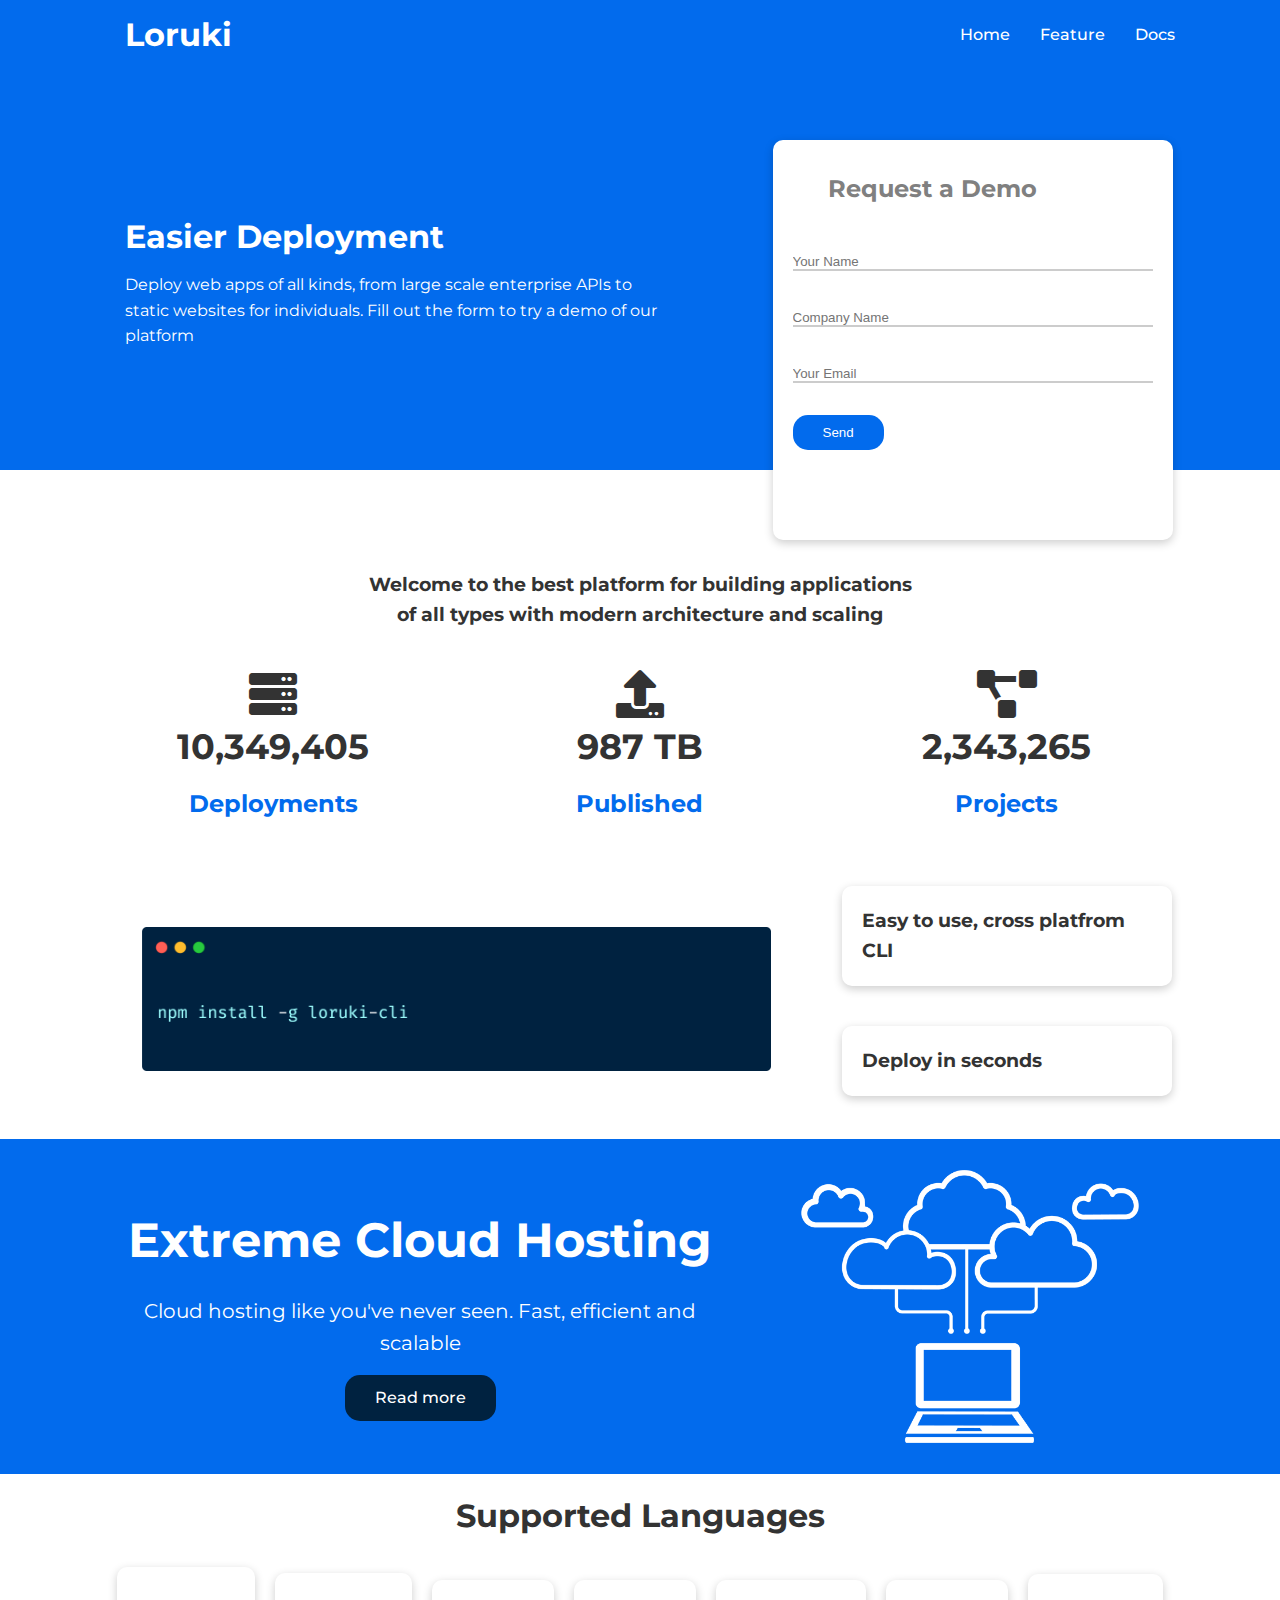
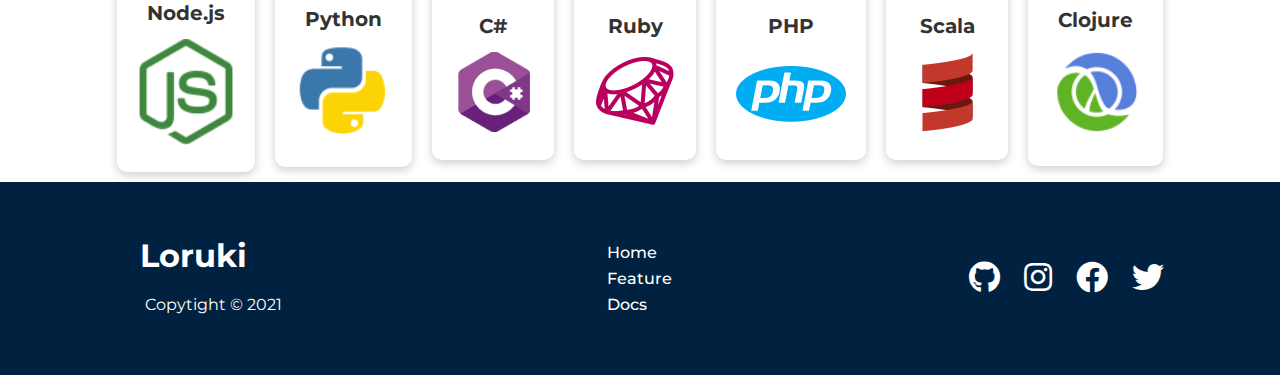
<file: index.html>
<!DOCTYPE html>
<html lang="en">
<head>
    <meta charset="UTF-8">
    <meta http-equiv="X-UA-Compatible" content="IE=edge">
    <meta name="viewport" content="width=device-width, initial-scale=1.0">
    <link rel="stylesheet" href="css/style.css" />
    <link rel="stylesheet" href="css/utilities.css" />
    <link rel="stylesheet" href="https://cdnjs.cloudflare.com/ajax/libs/font-awesome/5.15.4/css/all.min.css" integrity="sha512-1ycn6IcaQQ40/MKBW2W4Rhis/DbILU74C1vSrLJxCq57o941Ym01SwNsOMqvEBFlcgUa6xLiPY/NS5R+E6ztJQ==" crossorigin="anonymous" referrerpolicy="no-referrer" />
    <title>Loruki</title>
</head>
<body>
    <!-- Navbar-->
    <div class="navbar">
        <div class="container flex">
            <h1 class="logo">Loruki</h1>
            <nav>
                <ul>
                    <li><a href="index.html">Home</a></li>
                    <li><a href="feature.html">Feature</a></li>
                    <li><a href="docs.html">Docs</a></li>
                </ul>
            </nav>
        </div>
    </div>
    <!-- Showcase -->
    <section>
        <div class="showcase">
        <div class="container grid">
            <div class="showcase-text">
                <h1>Easier Deployment</h1>
                <p>Deploy web apps of all kinds, from large scale enterprise APIs to static websites for individuals. Fill out the form to try a demo of our platform</p>

            </div>
            <div class="showcase-form card">
                <h2>Request a Demo</h2>
               <form name="contact" netlify-honeypot="bot-field" method="POST" data-netlify="true">
                    <input type="hidden" name="form-name" value="contact">
                    <p class="hidden">
                        <label>Don’t fill this out if you're human: <input name="bot-field" /></label>
                      </p>
                    <div class="form-control">
                        <input type='text' name='name' placeholder="Your Name" /> 
                    </div>
                     <div class="form-control">
                        <input type='text' name='company' placeholder="Company Name" />
                    </div>
                     <div class="form-control">
                        <input type='email' name='email' placeholder="Your Email" />
                    </div>
                    <input type="submit" value="Send" class='btn btn-primary' />
                </form>
            </div>
        </div>
    </div>
    </section>

    <!--State-->
    <section class="states">
        <div class="container">
            
            <h3 class="states-heading text-center">
                Welcome to the best platform for building applications of all types with modern architecture and scaling
            </h3>
            <div class="grid grid-3 text-center my-4">
                <div>
                    <i class="fas fa-server fa-3x"></i>
                    <h3>10,349,405</h3>
                    <p class="text-secondary">Deployments</p>
                </div>
                <div>
                    <i class="fas fa-upload fa-3x"></i>
                    <h3>987 TB</h3>
                    <p class="text-secondary">Published</p>
                </div>
                <div>
                    <i class="fas fa-project-diagram fa-3x"></i>
                    <h3>2,343,265</h3>
                    <p class="text-secondary">Projects</p>
                </div>
            </div>
        </div>
    </section>

    <!-- CLI -->
    <section class="cli">
        <div class="container grid">
            <img src="images/cli.png" alt="">
            <div class="card">
            <h3>Easy to use, cross platfrom CLI</h3>
        </div>
        <div class="card">
            <h3>Deploy in seconds</h3>
        </div>
        </div>
    </section>

    <!--Cloud-->

    <section class="cloud bg-primary my-1 py-1">
        <div class="container grid">
            <div class="text-center">
                <h2 class="lg">Extreme Cloud Hosting</h2>
                <p class="lead my-1">Cloud hosting like you've never seen. Fast, efficient and scalable</p>
                <a href="feature.html" class="btn btn-dark">Read more</a>
            </div>
            <img src="images/cloud.png" alt="">
        </div>
    </section>

    <!--Languages-->

    <section class="languages">
        <h1 class="md text-center my-1">Supported Languages</h1>
        <div class="container flex">
             <div class="card">
                <h4>Node.js</h4>
                <img src="images/logos/node.png" alt="">
            </div>
            <div class="card">
                <h4>Python</h4>
                <img src="images/logos/python.png" alt="">
              </div>
              <div class="card">
                <h4>C#</h4>
                <img src="images/logos/csharp.png" alt="">
              </div>
              <div class="card">
                <h4>Ruby</h4>
                <img src="images/logos/ruby.png" alt="">
              </div>
              <div class="card">
                <h4>PHP</h4>
                <img src="images/logos/php.png" alt="">
              </div>
              <div class="card">
                <h4>Scala</h4>
                <img src="images/logos/scala.png" alt="">
              </div>
              <div class="card">
                <h4>Clojure</h4>
                <img src="images/logos/clojure.png" alt="">
              </div>
        </div>
    </section>

    <!--Footer-->
    <footer class="footer">
        <div class="container grid grid-3 bg-dark py-5">
            <div>
                <h1>Loruki</h1>
                <p>Copytight &copy; 2021</p>
            </div>
            <nav>
                <ul>
                    <li><a href="index.html">Home</a></li>
                    <li><a href="feature.html">Feature</a></li>
                    <li><a href="docs.html">Docs</a></li>
                </ul>
            </nav>
            <div class="social">
                <a href="#"><i class="fab fa-github fa-2x"></i></a>
                <a href="https://www.instagram.com/os.9g/"><i class="fab fa-instagram fa-2x"></i></a>
                <a href="#"><i class="fab fa-facebook fa-2x"></i></a>
                <a href="#"><i class="fab fa-twitter fa-2x"></i></a>
            </div>
        </div>
    </footer>
    
</body>
</html>
</file>
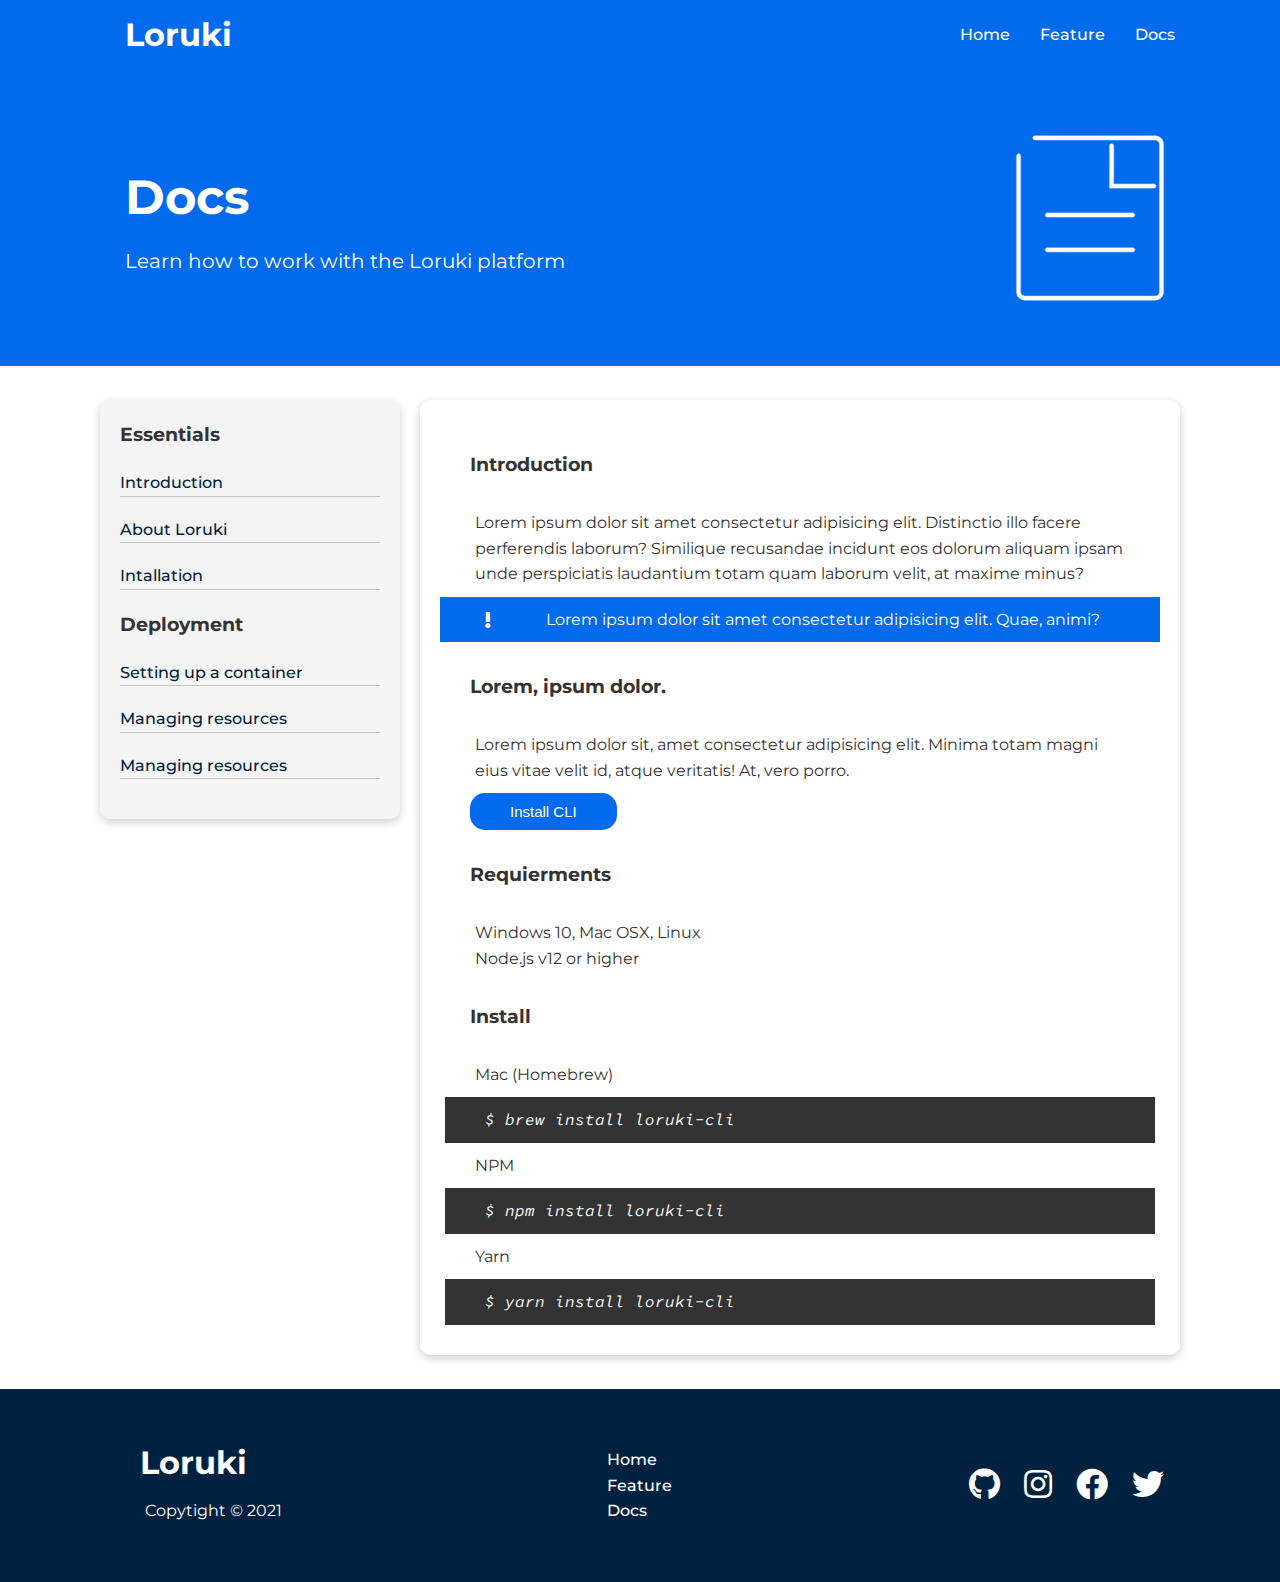
<file: docs.html>
<!DOCTYPE html>
<html lang="en">
<head>
    <meta charset="UTF-8">
    <meta http-equiv="X-UA-Compatible" content="IE=edge">
    <meta name="viewport" content="width=device-width, initial-scale=1.0">
    <link rel="stylesheet" href="css/style.css" />
    <link rel="stylesheet" href="css/utilities.css" />
    <link rel="stylesheet" href="https://cdnjs.cloudflare.com/ajax/libs/font-awesome/5.15.4/css/all.min.css" integrity="sha512-1ycn6IcaQQ40/MKBW2W4Rhis/DbILU74C1vSrLJxCq57o941Ym01SwNsOMqvEBFlcgUa6xLiPY/NS5R+E6ztJQ==" crossorigin="anonymous" referrerpolicy="no-referrer" />
    <title>Loruki</title>
</head>
<body>
    <!-- Navbar-->
    <div class="navbar">
        <div class="container flex">
            <h1 class="logo">Loruki</h1>
            <nav>
                <ul>
                    <li><a href="index.html">Home</a></li>
                    <li><a href="feature.html">Feature</a></li>
                    <li><a href="docs.html">Docs</a></li>
                </ul>
            </nav>
        </div>
    </div>
  <!--Showcase-->
    <section class="docs-showcase bg-primary py-5">
        <div class="container grid">
            <div>
                <h1 class="lg">Docs</h1>
                <p class='lead'>Learn how to work with the Loruki platform</p>
            </div>
            <img src="images/docs.png" alt="">
        </div>
    </section>

     <!--.INFO-->
     <section class="info py-2">
         <div class="container grid">
             <div class="side-nav">
                 <div class="card bg-light">
                     <h3>Essentials</h3>
                     <ul>
                         <a href="#"><li>Introduction</li></a>
                         <a href=""><li>About Loruki</li></a>
                         <a href=""><li>Intallation</li></a>
                     </ul>
                     <h3>Deployment</h3>
                     <ul>
                         <a href="#"><li>Setting up a container</li></a>
                         <a href="#"><li>Managing resources</li></a>
                        <a href="#"><li>Managing resources</li></a> 
                     </ul>
                 </div>
             </div>

             <div class="instraction">
                 <div class="card">
                     <h3>Introduction</h3>
                    <p class="">Lorem ipsum dolor sit amet consectetur adipisicing elit. Distinctio illo facere perferendis laborum? Similique recusandae incidunt eos dolorum aliquam ipsam unde perspiciatis laudantium totam quam laborum velit, at maxime minus?</p>
                    <div class="flex">
                        <i class="fas fa-exclamation"></i>
                        <p class=""> Lorem ipsum dolor sit amet consectetur adipisicing elit. Quae, animi?</p>
                    </div>
                    <h3>Lorem, ipsum dolor.</h3>
                    <p>Lorem ipsum dolor sit, amet consectetur adipisicing elit. Minima totam magni eius vitae velit id, atque veritatis! At, vero porro.</p>
                    <input type="button" class='btn btn-primary' value="Install CLI">
                    <h3>Requierments</h3>
                    <p>Windows 10, Mac OSX, Linux <br>
                        Node.js v12 or higher</p>
                    <h3>Install</h3>

                    <p>Mac (Homebrew)</p>
                    <p class="sm code">$ brew install loruki-cli</p>   

                    <p>NPM</p>
                    <p class="sm code">$ npm install loruki-cli</p>    

                    <p>Yarn</p>
                    <p class="sm code">$ yarn install loruki-cli</p>    
                 </div>
                
             </div>


         </div>
     </section>
    <!--Footer-->
    <footer class="footer">
        <div class="container grid grid-3 bg-dark py-5">
            <div>
                <h1>Loruki</h1>
                <p>Copytight &copy; 2021</p>
            </div>
            <nav>
                <ul>
                    <li><a href="index.html">Home</a></li>
                    <li><a href="feature.html">Feature</a></li>
                    <li><a href="docs.html">Docs</a></li>
                </ul>
            </nav>
            <div class="social">
                <a href="#"><i class="fab fa-github fa-2x"></i></a>
                <a href="#"><i class="fab fa-instagram fa-2x"></i></a>
                <a href="#"><i class="fab fa-facebook fa-2x"></i></a>
                <a href="#"><i class="fab fa-twitter fa-2x"></i></a>
            </div>
        </div>
    </footer>
    
</body>
</html>
</file>
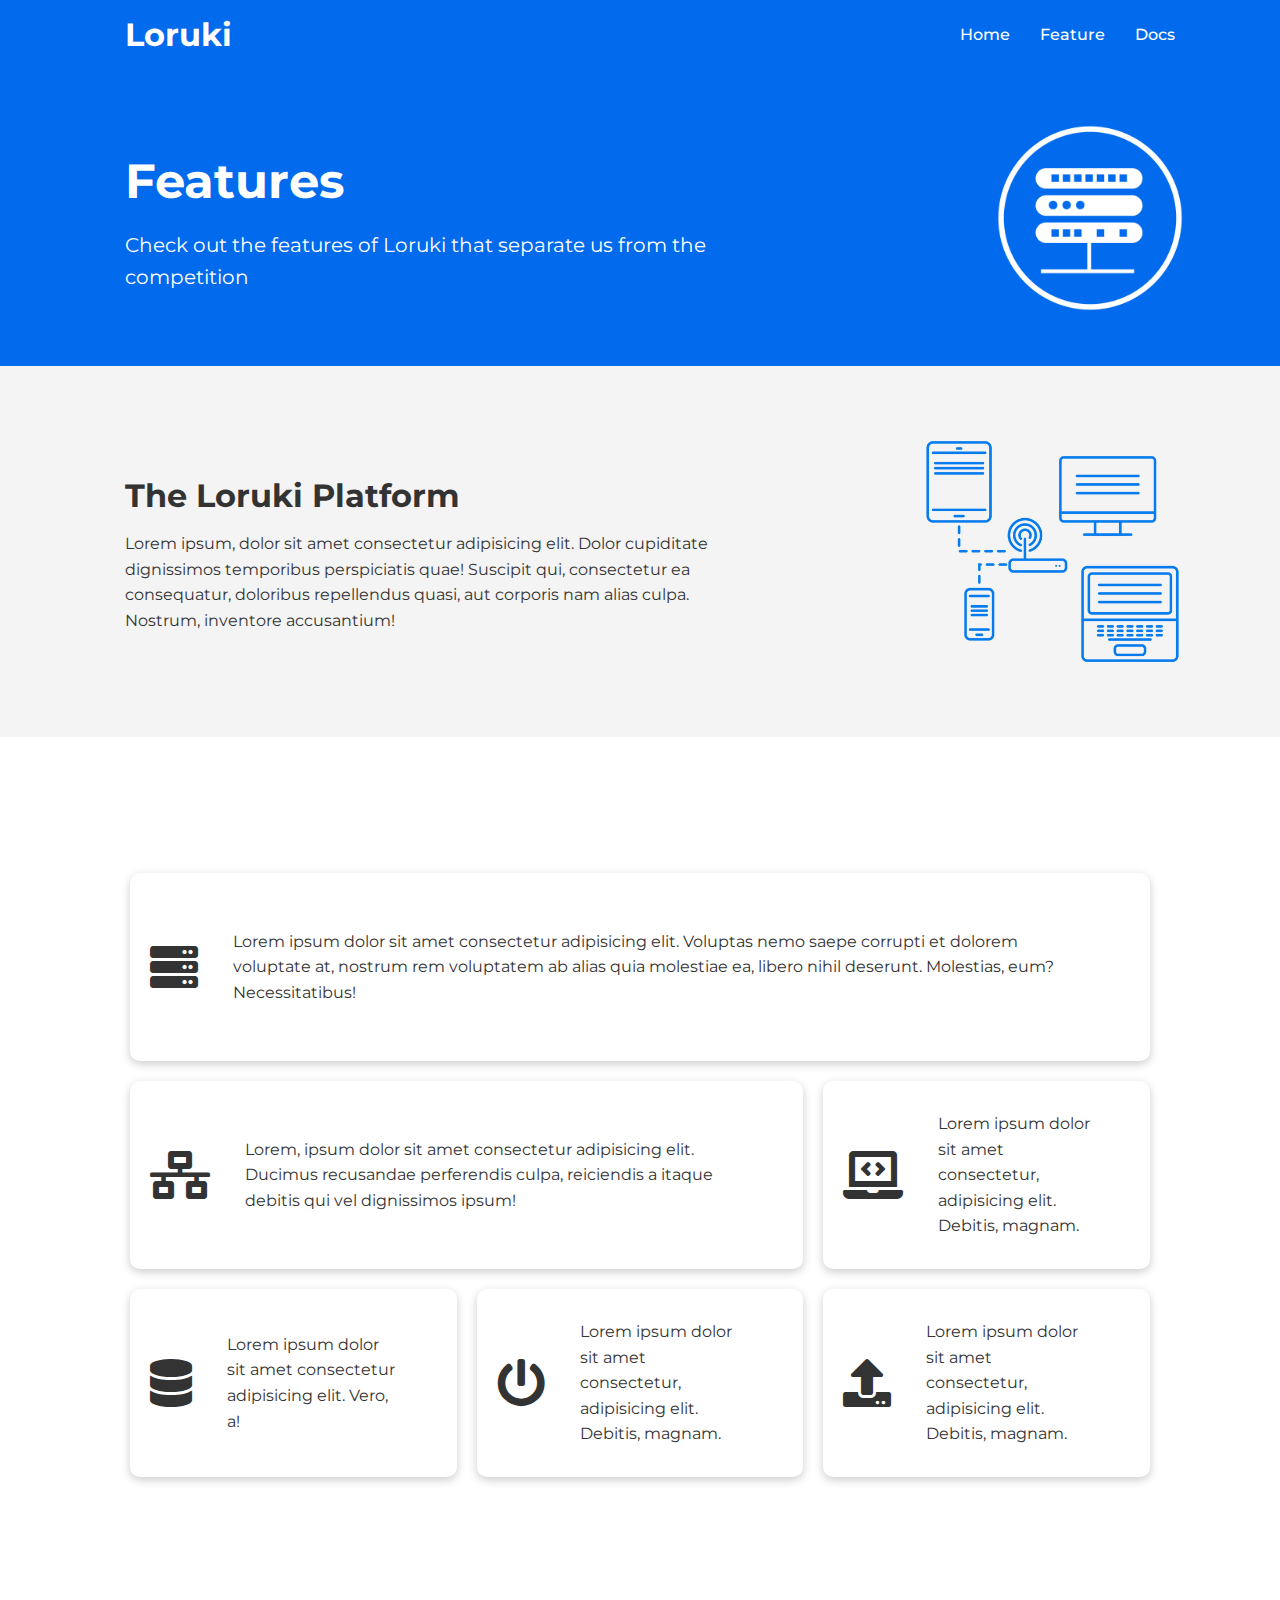
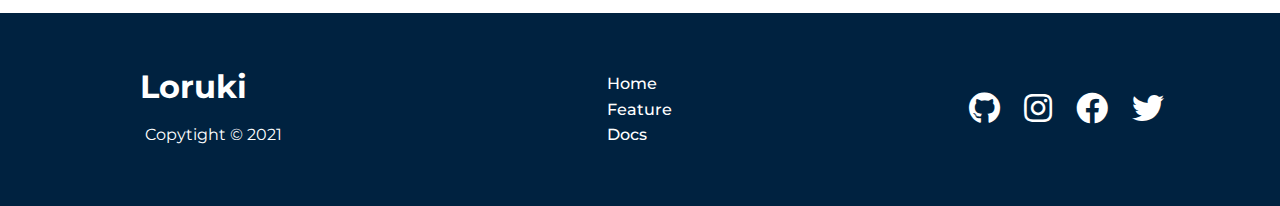
<file: feature.html>
<!DOCTYPE html>
<html lang="en">
<head>
    <meta charset="UTF-8">
    <meta http-equiv="X-UA-Compatible" content="IE=edge">
    <meta name="viewport" content="width=device-width, initial-scale=1.0">
    <link rel="stylesheet" href="css/style.css" />
    <link rel="stylesheet" href="css/utilities.css" />
    <link rel="stylesheet" href="https://cdnjs.cloudflare.com/ajax/libs/font-awesome/5.15.4/css/all.min.css" integrity="sha512-1ycn6IcaQQ40/MKBW2W4Rhis/DbILU74C1vSrLJxCq57o941Ym01SwNsOMqvEBFlcgUa6xLiPY/NS5R+E6ztJQ==" crossorigin="anonymous" referrerpolicy="no-referrer" />
    <title>Loruki</title>
</head>
<body>
    <!-- Navbar-->
    <div class="navbar">
        <div class="container flex">
            <h1 class="logo">Loruki</h1>
            <nav>
                <ul>
                    <li><a href="index.html">Home</a></li>
                    <li><a href="feature.html">Feature</a></li>
                    <li><a href="docs.html">Docs</a></li>
                </ul>
            </nav>
        </div>
    </div>
    
    <!--showcase-->

    <section class="feature-showcase bg-primary py-5">
        <div class="container grid">
            <div class="feature-text">
                <h1 class="lg">Features</h1>
                <p class='lead'>Check out the features of Loruki that separate us from the competition</p>
            </div>
        
                 <img src="images/server.png" alt="">
            
        </div>
    </section>

    <!-- Feature Sub head -->

    <section class="feature-subhead bg-light p-5">
        <div class="container grid">
            <div >
                <h2 class="md subhead-text">The Loruki Platform</h2>
                <p class='subhead-text'>Lorem ipsum, dolor sit amet consectetur adipisicing elit. Dolor cupiditate dignissimos temporibus perspiciatis quae! Suscipit qui, consectetur ea consequatur, doloribus repellendus quasi, aut corporis nam alias culpa. Nostrum, inventore accusantium!</p>
            </div>
            <img src="images/server2.png" alt="">
        </div>

    </section>

    <!--Feature disception-->

    <section class="decreption my-5 py-5">
        <div class="container grid grid-3">
            <div class="card flex one">
                <i class="fas fa-server fa-3x"></i>
                <p>Lorem ipsum dolor sit amet consectetur adipisicing elit. Voluptas nemo saepe corrupti et dolorem voluptate at, nostrum rem voluptatem ab alias quia molestiae ea, libero nihil deserunt. Molestias, eum? Necessitatibus!</p>
            </div>
            <div class="card flex two">
                <i class="fas fa-network-wired fa-3x"></i>
                <p>Lorem, ipsum dolor sit amet consectetur adipisicing elit. Ducimus recusandae perferendis culpa, reiciendis a itaque debitis qui vel dignissimos ipsum!</p>
            </div>
            <div class="card flex three">
                <i class="fas fa-laptop-code fa-3x"></i>
                <p>Lorem ipsum dolor sit amet consectetur, adipisicing elit. Debitis, magnam.</p>
            </div>
            <div class="card flex four">
                <i class="fas fa-database fa-3x"></i>
                <p>Lorem ipsum dolor sit amet consectetur adipisicing elit. Vero, a!</p>
            </div>
            <div class="card flex five">
                <i class="fas fa-power-off fa-3x"></i>
                <p>Lorem ipsum dolor sit amet consectetur, adipisicing elit. Debitis, magnam.</p>
            </div>
            <div class="card flex sex">
                <i class="fas fa-upload fa-3x"></i>
                <p>Lorem ipsum dolor sit amet consectetur, adipisicing elit. Debitis, magnam.</p>
            </div>
            

        </div>
    </section>



    <!--Footer-->
    <footer class="footer">
        <div class="container grid grid-3 bg-dark py-5">
            <div>
                <h1>Loruki</h1>
                <p>Copytight &copy; 2021</p>
            </div>
            <nav>
                <ul>
                    <li><a href="index.html">Home</a></li>
                    <li><a href="feature.html">Feature</a></li>
                    <li><a href="docs.html">Docs</a></li>
                </ul>
            </nav>
            <div class="social">
                <a href="#"><i class="fab fa-github fa-2x"></i></a>
                <a href="#"><i class="fab fa-instagram fa-2x"></i></a>
                <a href="#"><i class="fab fa-facebook fa-2x"></i></a>
                <a href="#"><i class="fab fa-twitter fa-2x"></i></a>
            </div>
        </div>
    </footer>
    
</body>
</html>
</file>
<file: css/style.css>
@import url('https://fonts.googleapis.com/css2?family=Montserrat:wght@200;400&display=swap');
@import url('https://fonts.googleapis.com/css2?family=Source+Code+Pro:wght@200&display=swap');
:root{
    --primary-color : #026BED;
    --secondary-color : #1c3fa8 ;
    --dark-color : #002240 ;
    --light-color  : #F4F4F4;
    
}
*{
    box-sizing: border-box;
    padding: 0;
    margin: 0;
}
body{
    font-family: 'Montserrat' , sans-serif;
    line-height: 1.6;
    color: #333;
}   
ul {
    list-style-type: none;
}
a{
    text-decoration: none;
    color: #333;
    font-weight: 500;
}
p{
    margin: 10px 0;
}
img{
    width: 100%;
}
/* Navbar */
.navbar h1{
    margin: 10px 5px;
    padding: 0 30px;
}
.navbar{
background-color: var(--primary-color);
color: white;
height: 70px;
width: 100%;
}

.navbar .flex{
    justify-content: space-between;
}
.navbar a{
    color: #fff;
    padding: 10px;
    margin: 5px;
}
.navbar a:hover{
    border-bottom: 2px #fff solid;
}
.navbar ul{
    
    display: flex;
}
.hidden {
    visibility: hidden;
    height: 0;
}
/* showcase */
.showcase{
    height: 400px;
    
    background-color: var(--primary-color);
    color: #fff;
}
.showcase-text h1, .showcase-text p{
    margin: 10px 5px;
    padding: 0 30px;
}
.showcase .grid {
    overflow:visible;
    grid-template-columns: 55% 45%;
    gap: 30px;
}

.showcase-form{
    position: relative;
    color: gray;
    top: 60px ;
    height: 400px;
    width: 400px ;
    padding: 40px;
}
.showcase-form .form-control {
    margin: 30px 0;
}
.showcase-form input[type='text'],
.showcase-form input[type='email']{
    width: 100%;
    border: none;
    border-bottom: 2px rgba(0 , 0 , 0 , 0.2) solid;
}
.showcase-form input:focus {
    outline: none;
}
/* states */
.states {
    padding-top: 100px;
}

.states-heading{
max-width: 550px;
    margin: auto;
}

.states .grid h3{
    font-size: 35px;
}
.states .grid-3 p{
    color: var(--primary-color);
}

.states .grid p {
    font-size: 24px;
    font-weight: bold;
}

/* CLI */

.cli .grid{
    grid-template-columns: repeat(3, 1fr);
    grid-template-rows: repeat(2 , 1fr);
}

.cli .grid img{
    grid-column: 1 / span 2;
    grid-row: 1 / span 2;
}
.cli .card {
    width: 90%;
    
}

/* Cloud */ 

.cloud .grid {
    grid-template-columns: 3fr 2fr;
}

/* Languages */
.languages .flex{
    flex-wrap: wrap;
}
.languages .card {
    text-align: center;
    transition: transform 0.2s ease-in;

}
.languages .card h4{
    font-size: 20px;
    margin: 10px;
}
.languages .card:hover{
    transform: translateY(-15px);
}
/* Footer */

.footer .container {
    max-width: 100%;
}
.footer h1{
    padding-left: 30px;
}

.social a {
    margin: 0 10px;
}
.social i{
    transition: transform 0.2s ease-in;
}
.social i:hover{
    transform: translateY(-5px);
}

/* Feature */

/* Feature shoecase */

.feature-showcase img{
    width: 200px;
   justify-self: flex-end;
}
.feature-showcase h1,h2, p{
    margin: 10px 5px;
    padding: 0 30px;
}
.feature-showcase .grid {
    grid-template-columns: 3fr 2fr;
}

/* feature subhead */
.feature-subhead{
    padding : 30px
}
.feature-subhead .grid {
    grid-template-columns: 3fr 2fr;
}
.feature-subhead img{
    width: 275px;
    justify-self: flex-end;
}

/* fature discrebtion */
.decreption .grid{
    padding: 30px;
    align-items: unset;
    grid-template-columns: repeat(3, 1fr);
    grid-template-rows: repeat(3 , 1fr);
}

.decreption  .card {
    height: auto;
    transition: transform 0.2s ease-in;
}
.decreption  .card:hover{
    transform: translateY(-10px);
}

.one {
    grid-column: 1 / span 3;
}
.two {
    grid-column: 1 / span 2;
}

/* Docs showcase */

.docs-showcase img{
    width: 200px;
    justify-self: flex-end;
}
.docs-showcase h1,h2, p{
    margin: 10px 5px;
    padding: 0 30px;
}
.docs-showcase .grid {
    justify-items: unset;
}

/* Info */
.info .grid{
    grid-template-columns: 1fr 3fr;
    overflow-x: hidden;
    align-items: unset;
 }
.side-nav .card {
    width: 300px;
    padding: 20px;
}
.info i {
    margin: 0px 20px;
}
.info .card h3 {
  
    text-align: left;
}
.info li {
    color :var(--dark-color);
    margin: 20px 0;
    border-bottom: 1px rgba(0 , 0 , 0 , 0.2) solid;
    
}
.info li:hover {
    font-weight: bold;
}

/* Insraction */

.instraction .flex{
    background-color: var(--primary-color);
    color: white;
}
.instraction .card h3{
    margin: 30px;
}
.instraction input{
    padding: 10px 40px;
    font-size: 15px;
    margin: 0 30px ;
}

.code{
    font-family: 'Source Code Pro';
    font-style: italic;
    background-color: #333333;
    color: white;
    font-size: 2px;
    padding: 10px 40px;
}
/* Tablet and under */
@media (max-width : 768px){
   .grid,
   .showcase .grid,
   .states .grid,
   .cli .grid,
   .cloud .grid,
   .decreption .grid,
   .feature-subhead .grid,
   .feature-showcase .grid,
   .info .grid, 
   .docs-showcase .grid
   {
       grid-template-columns: 1fr;
       grid-template-rows: 1fr;
   }

   .showcase{
       height: auto;
   }
   .cli .grid img{
    grid-column: 1;
    grid-row: 1   
    
    
    
}
    .subhead-text {
        padding: 0;
    }
   .one{
    grid-column: 1;
     
}
  .two{
    grid-column: 1;
    
}
 .navbar .container{
     overflow:hidden;
 }
 .feature-subhead img{
    justify-self: center;
}
.feature-showcase img{
justify-self: center;
}
.docs-showcase img , h1 , p {
    text-align: center;
    justify-self: center ;
}
   
}

/* phone */

@media (max-width : 500px){
    .navbar{
        height: 100px;
    }
    .navbar .flex{
        flex-direction:column;
    }
    
 .showcase-form {
    width: 300px;
  }
  .feature-showcase h1,h2,p{
      text-align: center;
  }
  .feature-subhead img{
    width: 250px;
}
}
</file>
<file: css/utilities.css>
.btn {
    display: inline-block;
    padding: 10px 30px;
    background-color: var(--primary-color);
    border: none;
    cursor: pointer;
    color: #fff;
    border-radius: 15px;
}
.btn:hover {
    transform: scale(0.98);
}
.text-center{
 text-align: center;
}
.card {
    background-color: #fff;
    border-radius: 10px;
    box-shadow: 0 3px 10px rgba(0 , 0 , 0 , 0.2);
    padding: 20px;
    margin: 10px;
   
   
    
    }
.container{
    max-width: 1100px;
    margin: 0 auto;
    overflow: auto;
    
}
.flex{
    display: flex ;
    justify-content: center;
    align-items: center;
  height: 100%;
}
.grid{
    display: grid;
    grid-template-columns: repeat(2 , 1fr);
    justify-items: center;
    align-items: center;
    height: 100%;
}
.grid-3 {
    grid-template-columns: repeat(3 , 1fr);
}
/* Backgrounds & buttons */

.bg-primary,
.btn-primary {
    background-color: var(--primary-color);
    color: #fff;
}
.bg-secondary,
.btn-secondary{
    background-color: var(--secondary-color);
    color: #fff;
}
.bg-light,
.btn-light{
    background-color: var(--light-color);
    color: #333;
}
.bg-dark,
.btn-dark{
    background-color: var(--dark-color);
    color: #fff;
}

.bg-primary a,
.btn-primary a,
.bg-secondary a,
.btn-secondary a,
.bg-light a,
.btn-light a,
.bg-dark a,
.btn-dark a {
    color: #fff;
}
/* font size */
.lead {
    font-size: 20px;
}
.sm {
    font-size : 1rem;
}
.md {
    font-size : 2rem;
}
.lg{
    font-size: 3rem;
}
.xl {
    font-size : 4rem;
}

/* Margin */
.my-1{
    margin: 1rem 0;
}
.my-2{
    margin: 1.5rem 0;
}
.my-3{
    margin: 2rem 0;
}
.my-4{
    margin: 2.5rem 0;
}
.my-5{
    margin: 3rem 0;
}

.m-1{
    margin: 1rem ;
}
.m-2{
    margin: 1.5rem ;
}
.m-3{
    margin: 2rem ;
}
.m-4{
    margin: 2.5rem ;
}
.m-5{
    margin: 3rem ;
}

/* padding */
.py-1{
    padding: 1rem 0;
}
.py-2{
    padding: 1.5rem 0;
}
.py-3{
    padding: 2rem 0;
}
.py-4{
    padding: 2.5rem 0;
}
.py-5{
    padding: 3rem 0;
}

.p-1{
    padding: 1rem 
}
.p-2{
    padding:  1.5rem ;
}
.p-3{
    padding:  2rem ;
}
.p-4{
    padding:  2.5rem ;
}
.p-5{
    padding:  3rem ;
}
</file>
